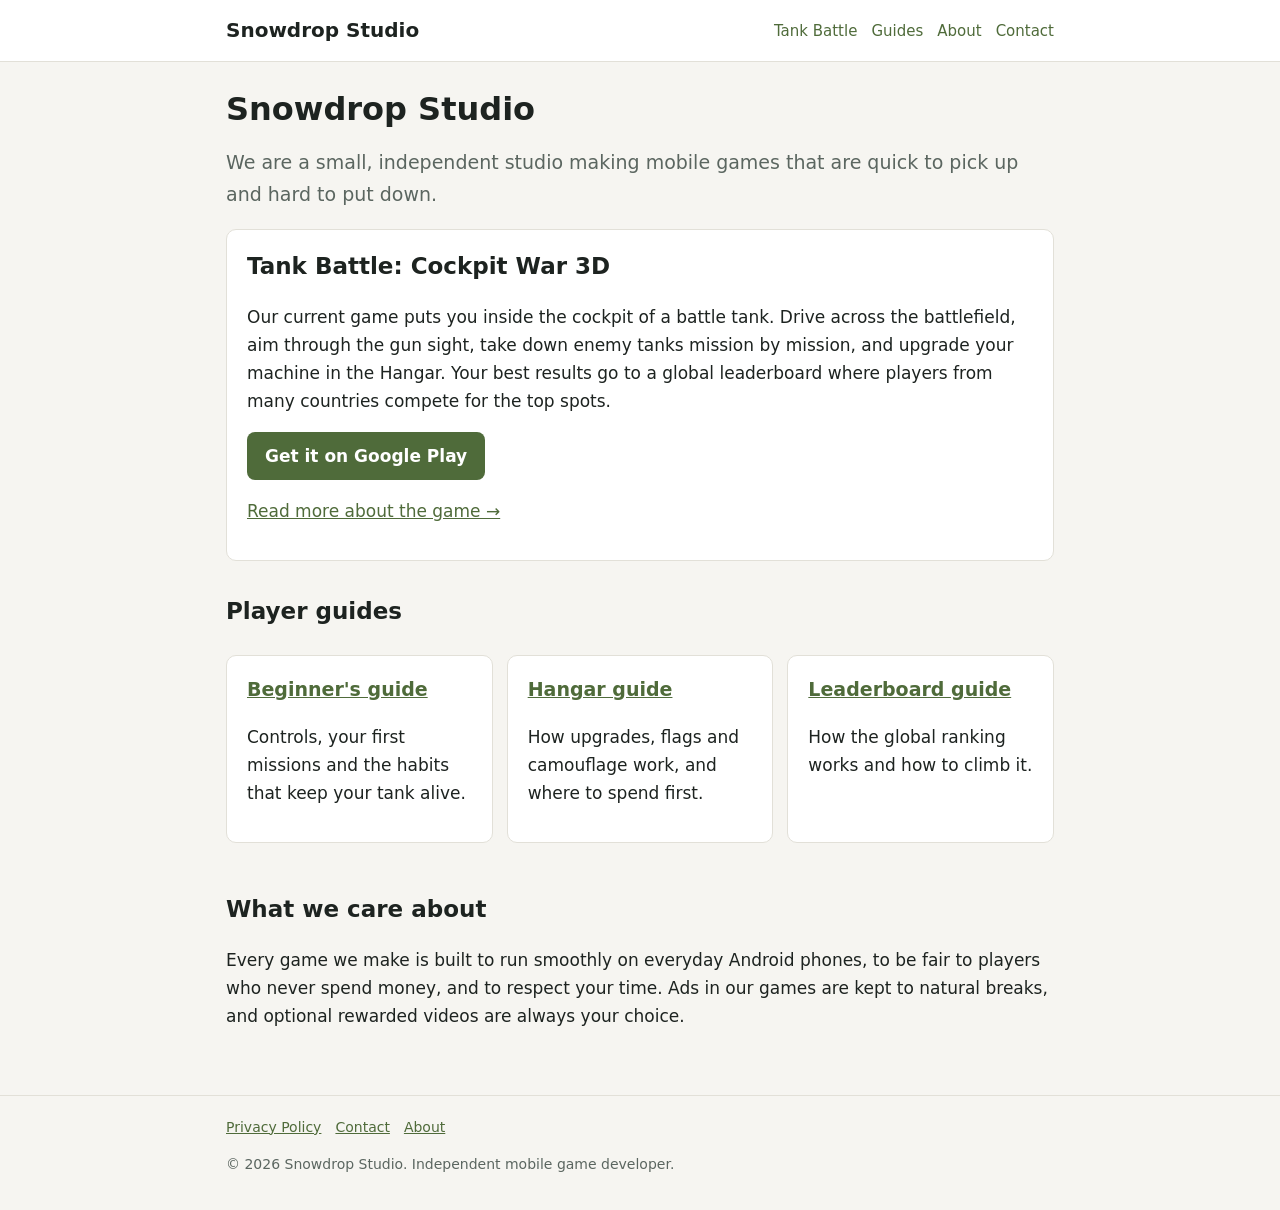
<file: index.html>
<!doctype html>
<html lang="en">
<head>
<meta charset="utf-8">
<meta name="viewport" content="width=device-width, initial-scale=1">
<title>Snowdrop Studio – Mobile Games</title>
<meta name="description" content="Snowdrop Studio is an independent developer of mobile games, including Tank Battle: Cockpit War 3D for Android.">
<meta name="google-adsense-account" content="ca-pub-9805699062915180">
<script async src="https://pagead2.googlesyndication.com/pagead/js/adsbygoogle.js?client=ca-pub-9805699062915180" crossorigin="anonymous"></script>
<link rel="stylesheet" href="style.css">
</head>
<body>
<header><div class="wrap bar">
<a class="brand" href="index.html">Snowdrop Studio</a>
<nav><a href="tank-battle.html">Tank Battle</a><a href="guides.html">Guides</a><a href="about.html">About</a><a href="contact.html">Contact</a></nav>
</div></header>
<main><div class="wrap">
<h1>Snowdrop Studio</h1>
<p class="lead">We are a small, independent studio making mobile games that are quick to pick up and hard to put down.</p>

<div class="card">
<h2 style="margin-top:0">Tank Battle: Cockpit War 3D</h2>
<p>Our current game puts you inside the cockpit of a battle tank. Drive across the battlefield, aim through the gun sight, take down enemy tanks mission by mission, and upgrade your machine in the Hangar. Your best results go to a global leaderboard where players from many countries compete for the top spots.</p>
<p><a class="cta" href="https://play.google.com/store/apps/details?id=com.snowdropstudio.tankbattle">Get it on Google Play</a></p>
<p><a href="tank-battle.html">Read more about the game &rarr;</a></p>
</div>

<h2>Player guides</h2>
<div class="grid">
<div class="card"><h3 style="margin-top:0"><a href="guide-beginners.html">Beginner's guide</a></h3><p>Controls, your first missions and the habits that keep your tank alive.</p></div>
<div class="card"><h3 style="margin-top:0"><a href="guide-hangar.html">Hangar guide</a></h3><p>How upgrades, flags and camouflage work, and where to spend first.</p></div>
<div class="card"><h3 style="margin-top:0"><a href="guide-leaderboard.html">Leaderboard guide</a></h3><p>How the global ranking works and how to climb it.</p></div>
</div>

<h2>What we care about</h2>
<p>Every game we make is built to run smoothly on everyday Android phones, to be fair to players who never spend money, and to respect your time. Ads in our games are kept to natural breaks, and optional rewarded videos are always your choice.</p>
</div></main>
<footer><div class="wrap">
<a href="privacy.html">Privacy Policy</a><a href="contact.html">Contact</a><a href="about.html">About</a>
<p>&copy; 2026 Snowdrop Studio. Independent mobile game developer.</p>
</div></footer>
</body>
</html>
</file>
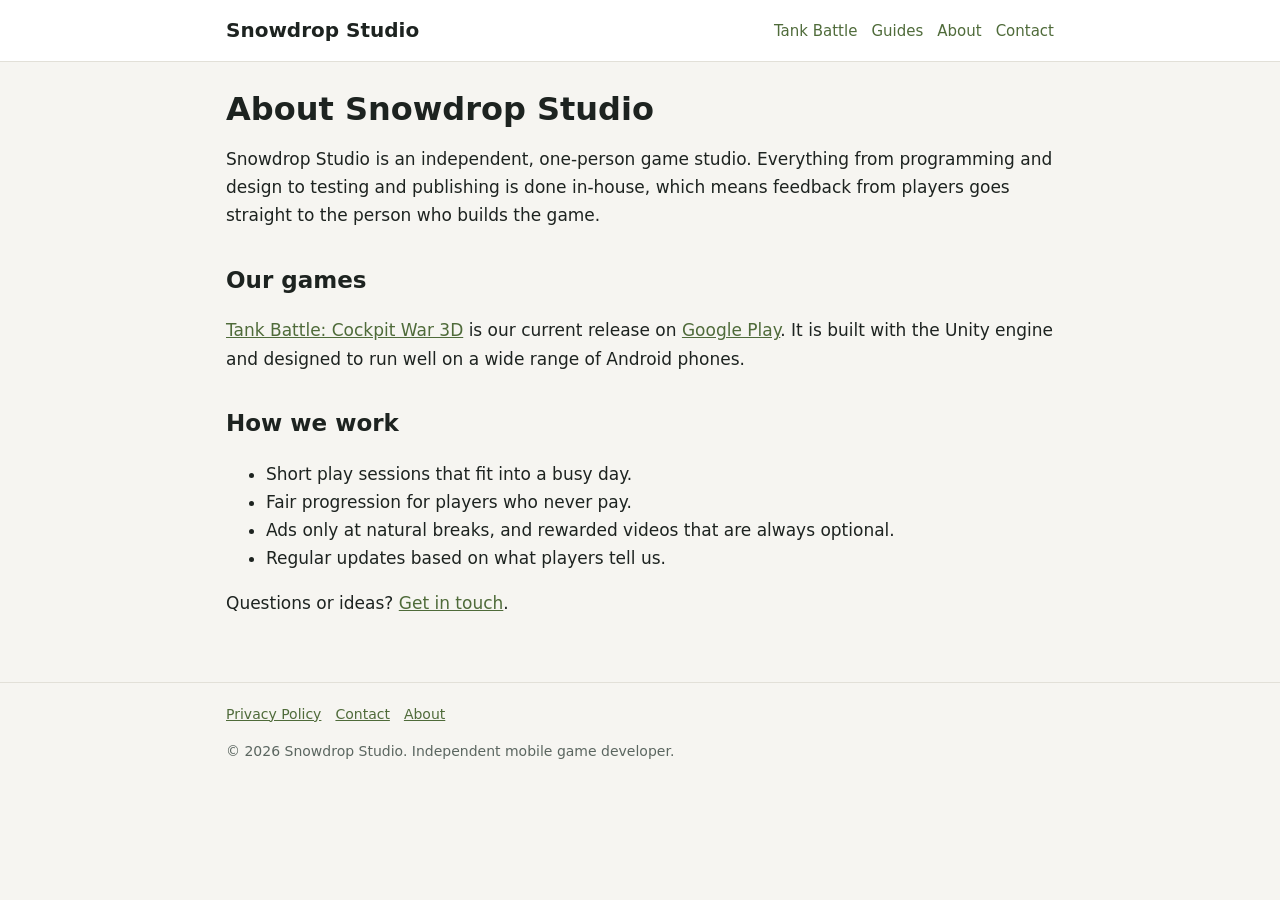
<file: about.html>
<!doctype html>
<html lang="en">
<head>
<meta charset="utf-8">
<meta name="viewport" content="width=device-width, initial-scale=1">
<title>About – Snowdrop Studio</title>
<meta name="description" content="About Snowdrop Studio, an independent mobile game developer.">
<meta name="google-adsense-account" content="ca-pub-9805699062915180">
<script async src="https://pagead2.googlesyndication.com/pagead/js/adsbygoogle.js?client=ca-pub-9805699062915180" crossorigin="anonymous"></script>
<link rel="stylesheet" href="style.css">
</head>
<body>
<header><div class="wrap bar">
<a class="brand" href="index.html">Snowdrop Studio</a>
<nav><a href="tank-battle.html">Tank Battle</a><a href="guides.html">Guides</a><a href="about.html">About</a><a href="contact.html">Contact</a></nav>
</div></header>
<main><div class="wrap">
<h1>About Snowdrop Studio</h1>
<p>Snowdrop Studio is an independent, one-person game studio. Everything from programming and design to testing and publishing is done in-house, which means feedback from players goes straight to the person who builds the game.</p>
<h2>Our games</h2>
<p><a href="tank-battle.html">Tank Battle: Cockpit War 3D</a> is our current release on <a href="https://play.google.com/store/apps/details?id=com.snowdropstudio.tankbattle">Google Play</a>. It is built with the Unity engine and designed to run well on a wide range of Android phones.</p>
<h2>How we work</h2>
<ul>
<li>Short play sessions that fit into a busy day.</li>
<li>Fair progression for players who never pay.</li>
<li>Ads only at natural breaks, and rewarded videos that are always optional.</li>
<li>Regular updates based on what players tell us.</li>
</ul>
<p>Questions or ideas? <a href="contact.html">Get in touch</a>.</p>
</div></main>
<footer><div class="wrap">
<a href="privacy.html">Privacy Policy</a><a href="contact.html">Contact</a><a href="about.html">About</a>
<p>&copy; 2026 Snowdrop Studio. Independent mobile game developer.</p>
</div></footer>
</body>
</html>
</file>
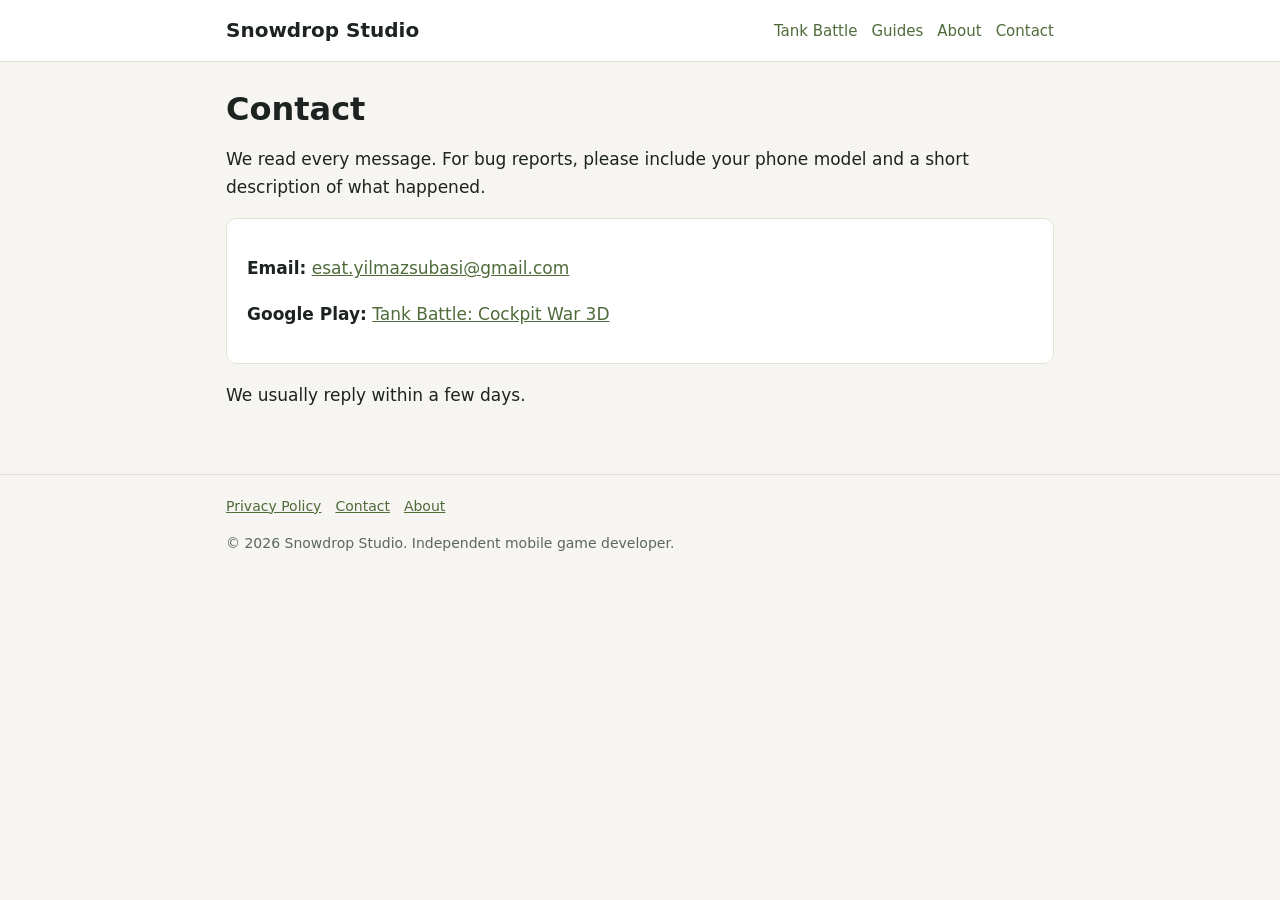
<file: contact.html>
<!doctype html>
<html lang="en">
<head>
<meta charset="utf-8">
<meta name="viewport" content="width=device-width, initial-scale=1">
<title>Contact – Snowdrop Studio</title>
<meta name="description" content="Contact Snowdrop Studio.">
<meta name="google-adsense-account" content="ca-pub-9805699062915180">
<script async src="https://pagead2.googlesyndication.com/pagead/js/adsbygoogle.js?client=ca-pub-9805699062915180" crossorigin="anonymous"></script>
<link rel="stylesheet" href="style.css">
</head>
<body>
<header><div class="wrap bar">
<a class="brand" href="index.html">Snowdrop Studio</a>
<nav><a href="tank-battle.html">Tank Battle</a><a href="guides.html">Guides</a><a href="about.html">About</a><a href="contact.html">Contact</a></nav>
</div></header>
<main><div class="wrap">
<h1>Contact</h1>
<p>We read every message. For bug reports, please include your phone model and a short description of what happened.</p>
<div class="card">
<p><strong>Email:</strong> <a href="mailto:esat.yilmazsubasi@gmail.com">esat.yilmazsubasi@gmail.com</a></p>
<p><strong>Google Play:</strong> <a href="https://play.google.com/store/apps/details?id=com.snowdropstudio.tankbattle">Tank Battle: Cockpit War 3D</a></p>
</div>
<p>We usually reply within a few days.</p>
</div></main>
<footer><div class="wrap">
<a href="privacy.html">Privacy Policy</a><a href="contact.html">Contact</a><a href="about.html">About</a>
<p>&copy; 2026 Snowdrop Studio. Independent mobile game developer.</p>
</div></footer>
</body>
</html>
</file>
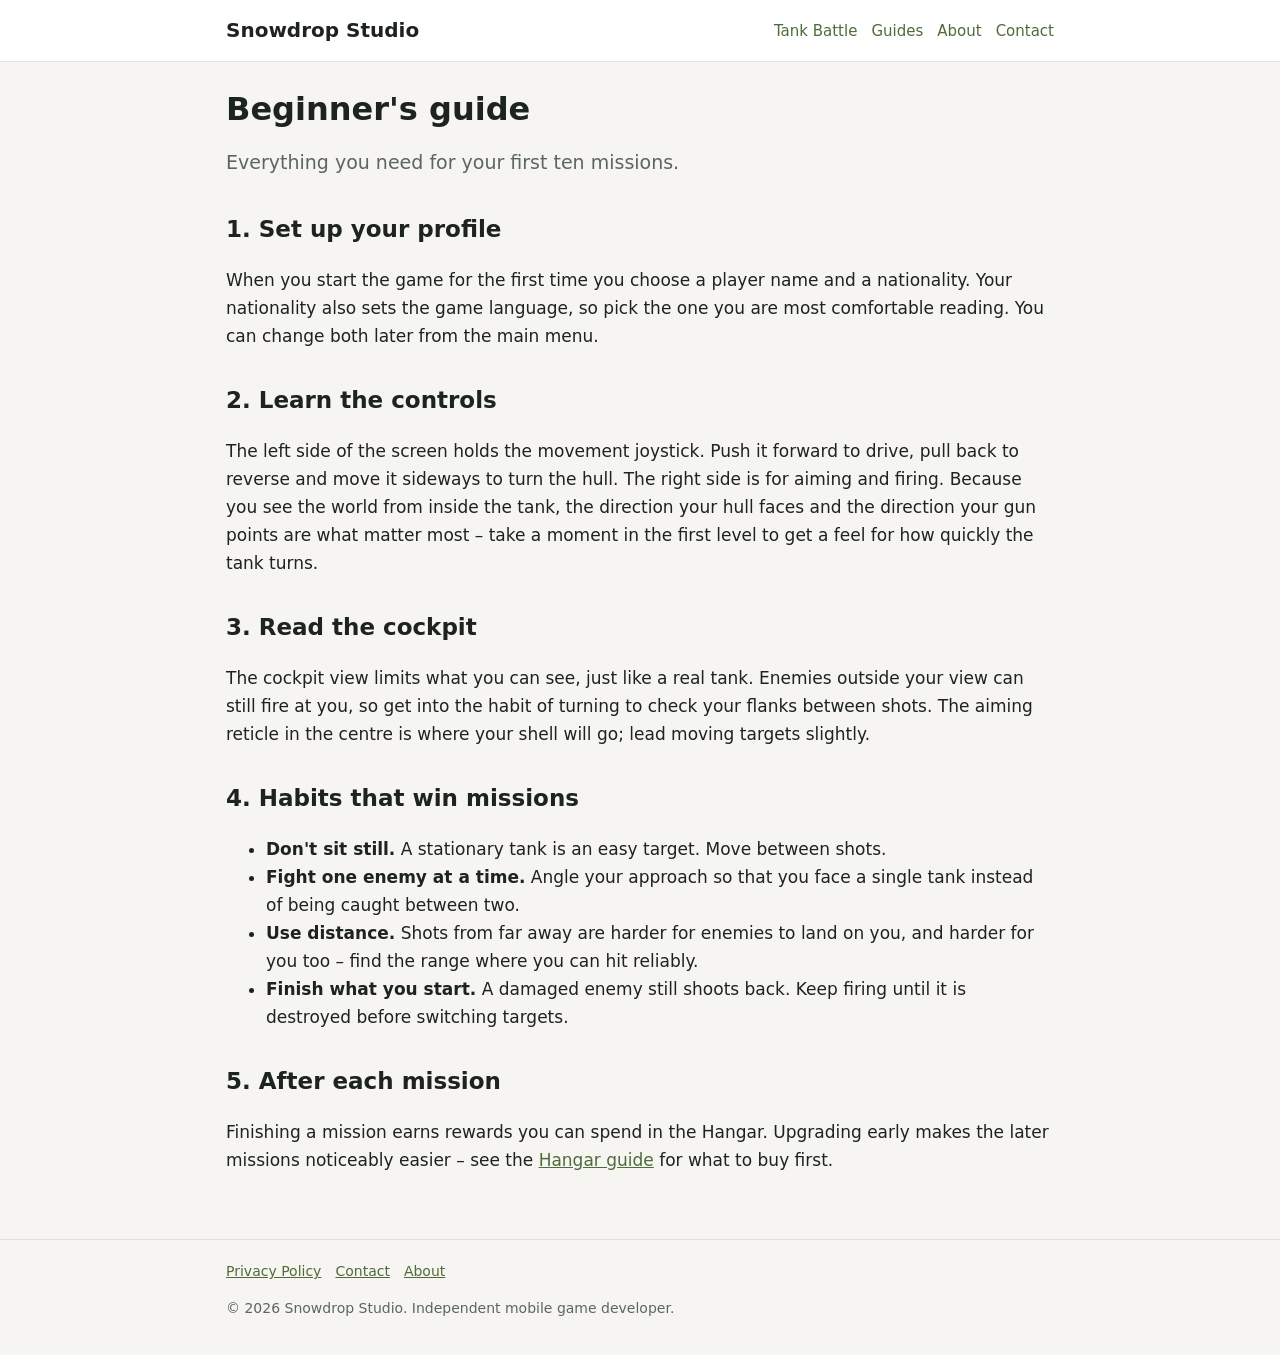
<file: guide-beginners.html>
<!doctype html>
<html lang="en">
<head>
<meta charset="utf-8">
<meta name="viewport" content="width=device-width, initial-scale=1">
<title>Beginner's Guide – Tank Battle: Cockpit War 3D</title>
<meta name="description" content="Controls and beginner tips for Tank Battle: Cockpit War 3D.">
<meta name="google-adsense-account" content="ca-pub-9805699062915180">
<script async src="https://pagead2.googlesyndication.com/pagead/js/adsbygoogle.js?client=ca-pub-9805699062915180" crossorigin="anonymous"></script>
<link rel="stylesheet" href="style.css">
</head>
<body>
<header><div class="wrap bar">
<a class="brand" href="index.html">Snowdrop Studio</a>
<nav><a href="tank-battle.html">Tank Battle</a><a href="guides.html">Guides</a><a href="about.html">About</a><a href="contact.html">Contact</a></nav>
</div></header>
<main><div class="wrap">
<h1>Beginner's guide</h1>
<p class="lead">Everything you need for your first ten missions.</p>

<h2>1. Set up your profile</h2>
<p>When you start the game for the first time you choose a player name and a nationality. Your nationality also sets the game language, so pick the one you are most comfortable reading. You can change both later from the main menu.</p>

<h2>2. Learn the controls</h2>
<p>The left side of the screen holds the movement joystick. Push it forward to drive, pull back to reverse and move it sideways to turn the hull. The right side is for aiming and firing. Because you see the world from inside the tank, the direction your hull faces and the direction your gun points are what matter most – take a moment in the first level to get a feel for how quickly the tank turns.</p>

<h2>3. Read the cockpit</h2>
<p>The cockpit view limits what you can see, just like a real tank. Enemies outside your view can still fire at you, so get into the habit of turning to check your flanks between shots. The aiming reticle in the centre is where your shell will go; lead moving targets slightly.</p>

<h2>4. Habits that win missions</h2>
<ul>
<li><strong>Don't sit still.</strong> A stationary tank is an easy target. Move between shots.</li>
<li><strong>Fight one enemy at a time.</strong> Angle your approach so that you face a single tank instead of being caught between two.</li>
<li><strong>Use distance.</strong> Shots from far away are harder for enemies to land on you, and harder for you too – find the range where you can hit reliably.</li>
<li><strong>Finish what you start.</strong> A damaged enemy still shoots back. Keep firing until it is destroyed before switching targets.</li>
</ul>

<h2>5. After each mission</h2>
<p>Finishing a mission earns rewards you can spend in the Hangar. Upgrading early makes the later missions noticeably easier – see the <a href="guide-hangar.html">Hangar guide</a> for what to buy first.</p>
</div></main>
<footer><div class="wrap">
<a href="privacy.html">Privacy Policy</a><a href="contact.html">Contact</a><a href="about.html">About</a>
<p>&copy; 2026 Snowdrop Studio. Independent mobile game developer.</p>
</div></footer>
</body>
</html>
</file>
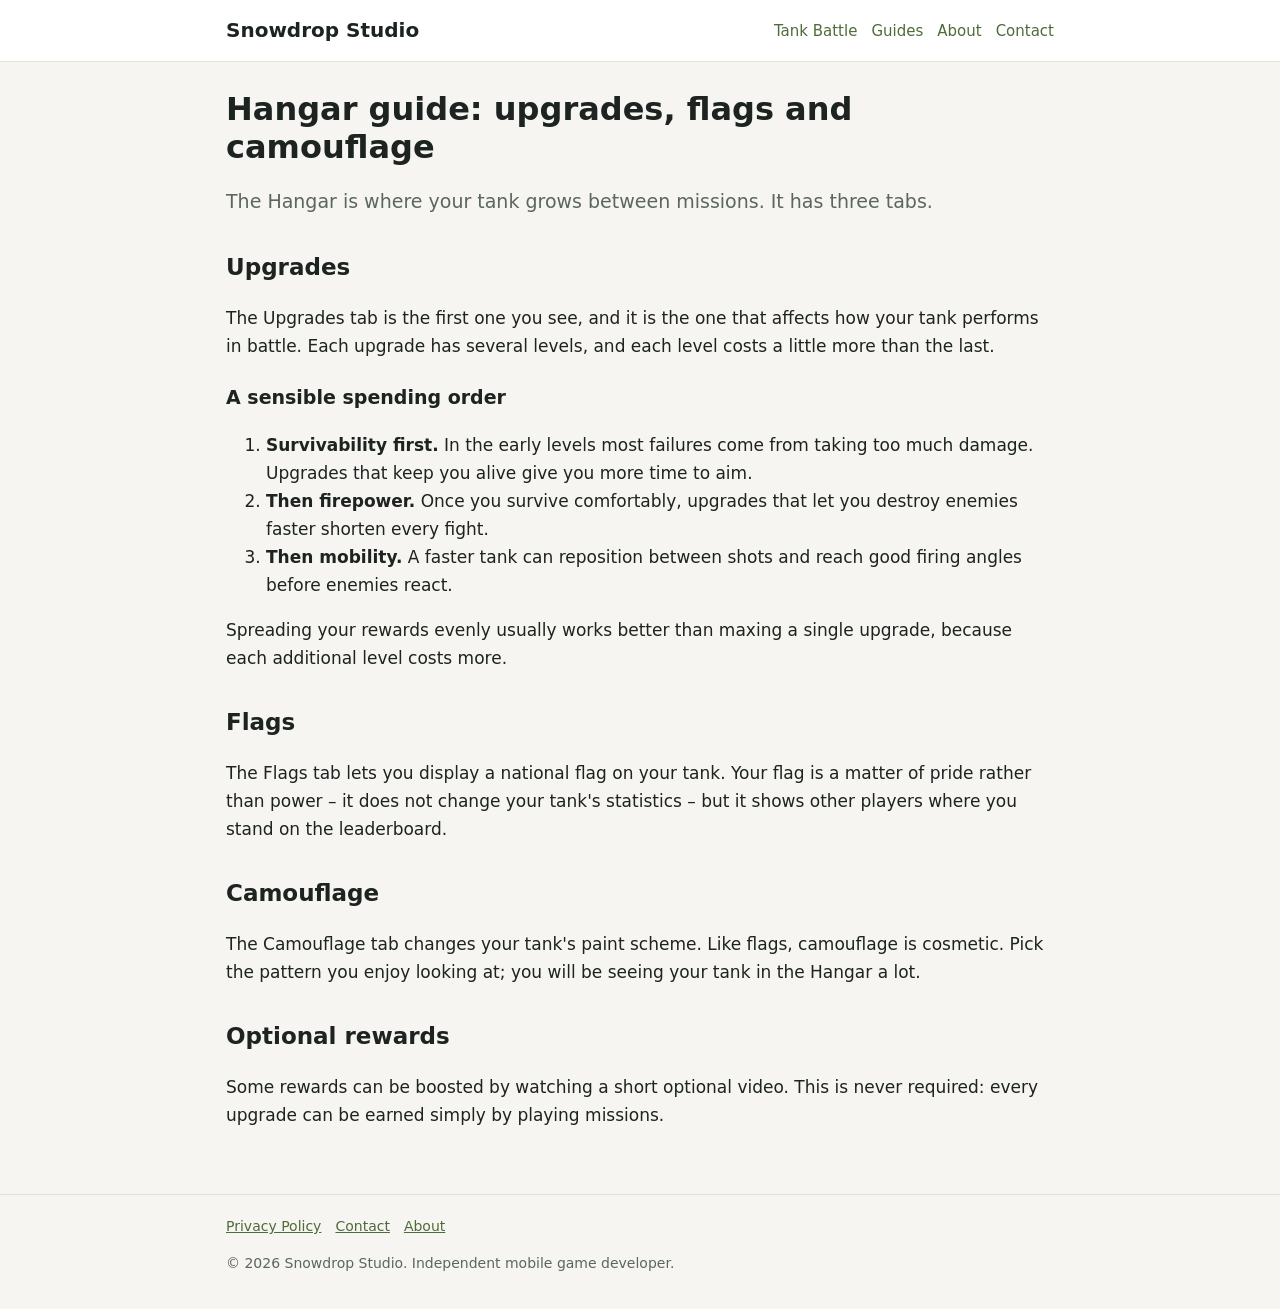
<file: guide-hangar.html>
<!doctype html>
<html lang="en">
<head>
<meta charset="utf-8">
<meta name="viewport" content="width=device-width, initial-scale=1">
<title>Hangar Guide – Tank Battle: Cockpit War 3D</title>
<meta name="description" content="How upgrades, flags and camouflage work in Tank Battle: Cockpit War 3D.">
<meta name="google-adsense-account" content="ca-pub-9805699062915180">
<script async src="https://pagead2.googlesyndication.com/pagead/js/adsbygoogle.js?client=ca-pub-9805699062915180" crossorigin="anonymous"></script>
<link rel="stylesheet" href="style.css">
</head>
<body>
<header><div class="wrap bar">
<a class="brand" href="index.html">Snowdrop Studio</a>
<nav><a href="tank-battle.html">Tank Battle</a><a href="guides.html">Guides</a><a href="about.html">About</a><a href="contact.html">Contact</a></nav>
</div></header>
<main><div class="wrap">
<h1>Hangar guide: upgrades, flags and camouflage</h1>
<p class="lead">The Hangar is where your tank grows between missions. It has three tabs.</p>

<h2>Upgrades</h2>
<p>The Upgrades tab is the first one you see, and it is the one that affects how your tank performs in battle. Each upgrade has several levels, and each level costs a little more than the last.</p>
<h3>A sensible spending order</h3>
<ol>
<li><strong>Survivability first.</strong> In the early levels most failures come from taking too much damage. Upgrades that keep you alive give you more time to aim.</li>
<li><strong>Then firepower.</strong> Once you survive comfortably, upgrades that let you destroy enemies faster shorten every fight.</li>
<li><strong>Then mobility.</strong> A faster tank can reposition between shots and reach good firing angles before enemies react.</li>
</ol>
<p>Spreading your rewards evenly usually works better than maxing a single upgrade, because each additional level costs more.</p>

<h2>Flags</h2>
<p>The Flags tab lets you display a national flag on your tank. Your flag is a matter of pride rather than power – it does not change your tank's statistics – but it shows other players where you stand on the leaderboard.</p>

<h2>Camouflage</h2>
<p>The Camouflage tab changes your tank's paint scheme. Like flags, camouflage is cosmetic. Pick the pattern you enjoy looking at; you will be seeing your tank in the Hangar a lot.</p>

<h2>Optional rewards</h2>
<p>Some rewards can be boosted by watching a short optional video. This is never required: every upgrade can be earned simply by playing missions.</p>
</div></main>
<footer><div class="wrap">
<a href="privacy.html">Privacy Policy</a><a href="contact.html">Contact</a><a href="about.html">About</a>
<p>&copy; 2026 Snowdrop Studio. Independent mobile game developer.</p>
</div></footer>
</body>
</html>
</file>
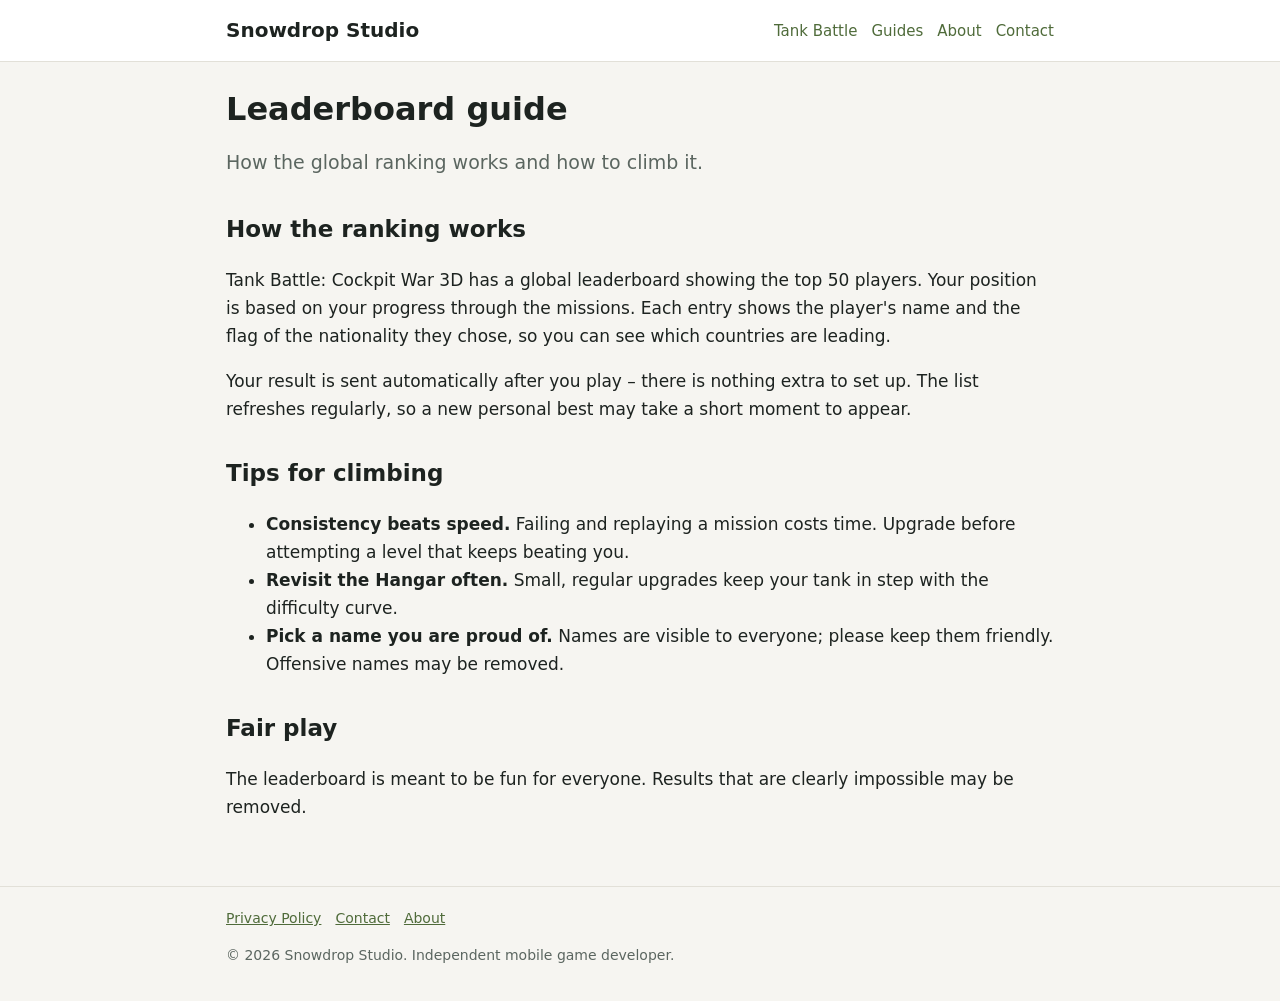
<file: guide-leaderboard.html>
<!doctype html>
<html lang="en">
<head>
<meta charset="utf-8">
<meta name="viewport" content="width=device-width, initial-scale=1">
<title>Leaderboard Guide – Tank Battle: Cockpit War 3D</title>
<meta name="description" content="How the global leaderboard works in Tank Battle: Cockpit War 3D and how to climb it.">
<meta name="google-adsense-account" content="ca-pub-9805699062915180">
<script async src="https://pagead2.googlesyndication.com/pagead/js/adsbygoogle.js?client=ca-pub-9805699062915180" crossorigin="anonymous"></script>
<link rel="stylesheet" href="style.css">
</head>
<body>
<header><div class="wrap bar">
<a class="brand" href="index.html">Snowdrop Studio</a>
<nav><a href="tank-battle.html">Tank Battle</a><a href="guides.html">Guides</a><a href="about.html">About</a><a href="contact.html">Contact</a></nav>
</div></header>
<main><div class="wrap">
<h1>Leaderboard guide</h1>
<p class="lead">How the global ranking works and how to climb it.</p>

<h2>How the ranking works</h2>
<p>Tank Battle: Cockpit War 3D has a global leaderboard showing the top 50 players. Your position is based on your progress through the missions. Each entry shows the player's name and the flag of the nationality they chose, so you can see which countries are leading.</p>
<p>Your result is sent automatically after you play – there is nothing extra to set up. The list refreshes regularly, so a new personal best may take a short moment to appear.</p>

<h2>Tips for climbing</h2>
<ul>
<li><strong>Consistency beats speed.</strong> Failing and replaying a mission costs time. Upgrade before attempting a level that keeps beating you.</li>
<li><strong>Revisit the Hangar often.</strong> Small, regular upgrades keep your tank in step with the difficulty curve.</li>
<li><strong>Pick a name you are proud of.</strong> Names are visible to everyone; please keep them friendly. Offensive names may be removed.</li>
</ul>

<h2>Fair play</h2>
<p>The leaderboard is meant to be fun for everyone. Results that are clearly impossible may be removed.</p>
</div></main>
<footer><div class="wrap">
<a href="privacy.html">Privacy Policy</a><a href="contact.html">Contact</a><a href="about.html">About</a>
<p>&copy; 2026 Snowdrop Studio. Independent mobile game developer.</p>
</div></footer>
</body>
</html>
</file>
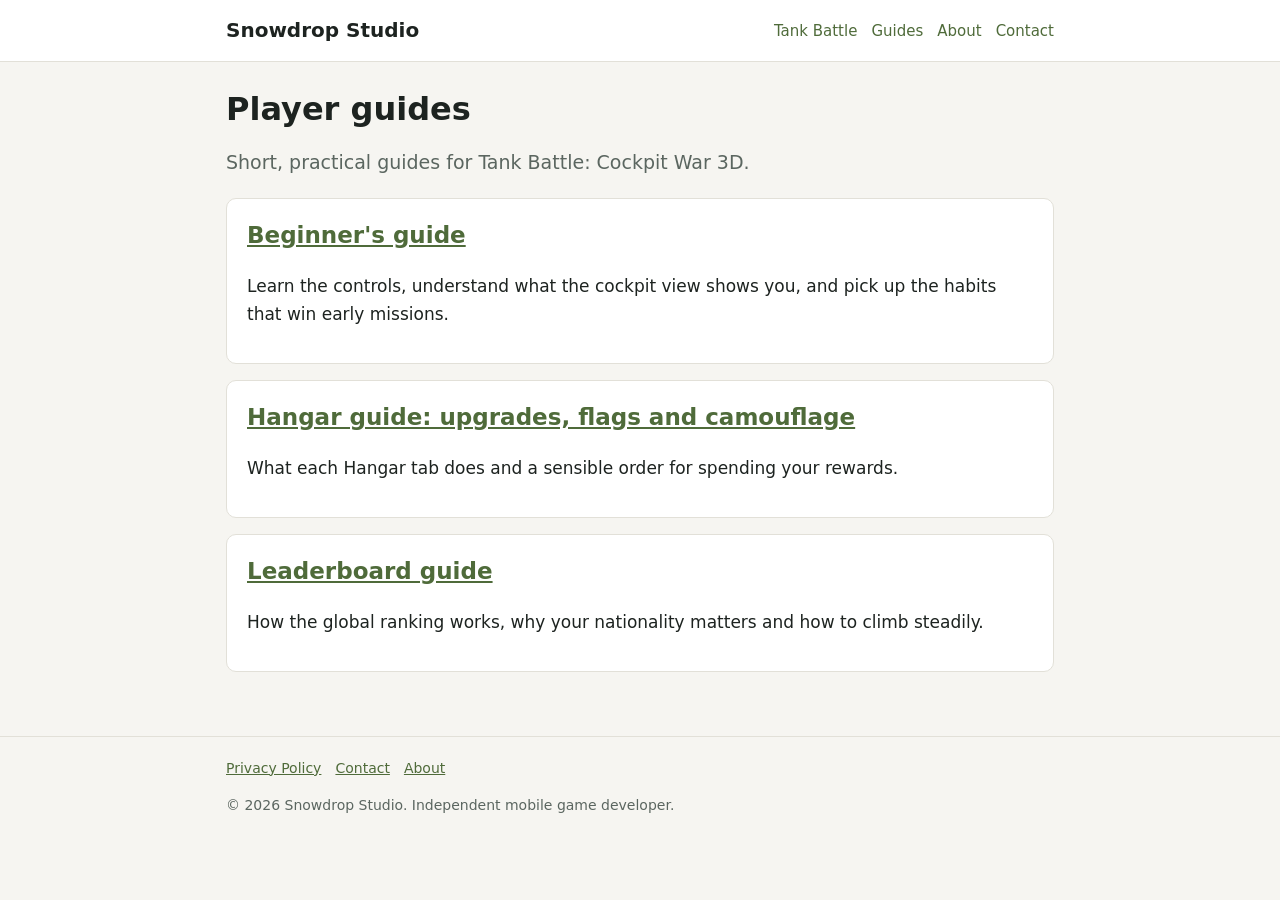
<file: guides.html>
<!doctype html>
<html lang="en">
<head>
<meta charset="utf-8">
<meta name="viewport" content="width=device-width, initial-scale=1">
<title>Player Guides – Snowdrop Studio</title>
<meta name="description" content="Guides for Tank Battle: Cockpit War 3D: beginner tips, hangar upgrades and leaderboard strategy.">
<meta name="google-adsense-account" content="ca-pub-9805699062915180">
<script async src="https://pagead2.googlesyndication.com/pagead/js/adsbygoogle.js?client=ca-pub-9805699062915180" crossorigin="anonymous"></script>
<link rel="stylesheet" href="style.css">
</head>
<body>
<header><div class="wrap bar">
<a class="brand" href="index.html">Snowdrop Studio</a>
<nav><a href="tank-battle.html">Tank Battle</a><a href="guides.html">Guides</a><a href="about.html">About</a><a href="contact.html">Contact</a></nav>
</div></header>
<main><div class="wrap">
<h1>Player guides</h1>
<p class="lead">Short, practical guides for Tank Battle: Cockpit War 3D.</p>
<div class="card"><h2 style="margin-top:0"><a href="guide-beginners.html">Beginner's guide</a></h2><p>Learn the controls, understand what the cockpit view shows you, and pick up the habits that win early missions.</p></div>
<div class="card"><h2 style="margin-top:0"><a href="guide-hangar.html">Hangar guide: upgrades, flags and camouflage</a></h2><p>What each Hangar tab does and a sensible order for spending your rewards.</p></div>
<div class="card"><h2 style="margin-top:0"><a href="guide-leaderboard.html">Leaderboard guide</a></h2><p>How the global ranking works, why your nationality matters and how to climb steadily.</p></div>
</div></main>
<footer><div class="wrap">
<a href="privacy.html">Privacy Policy</a><a href="contact.html">Contact</a><a href="about.html">About</a>
<p>&copy; 2026 Snowdrop Studio. Independent mobile game developer.</p>
</div></footer>
</body>
</html>
</file>
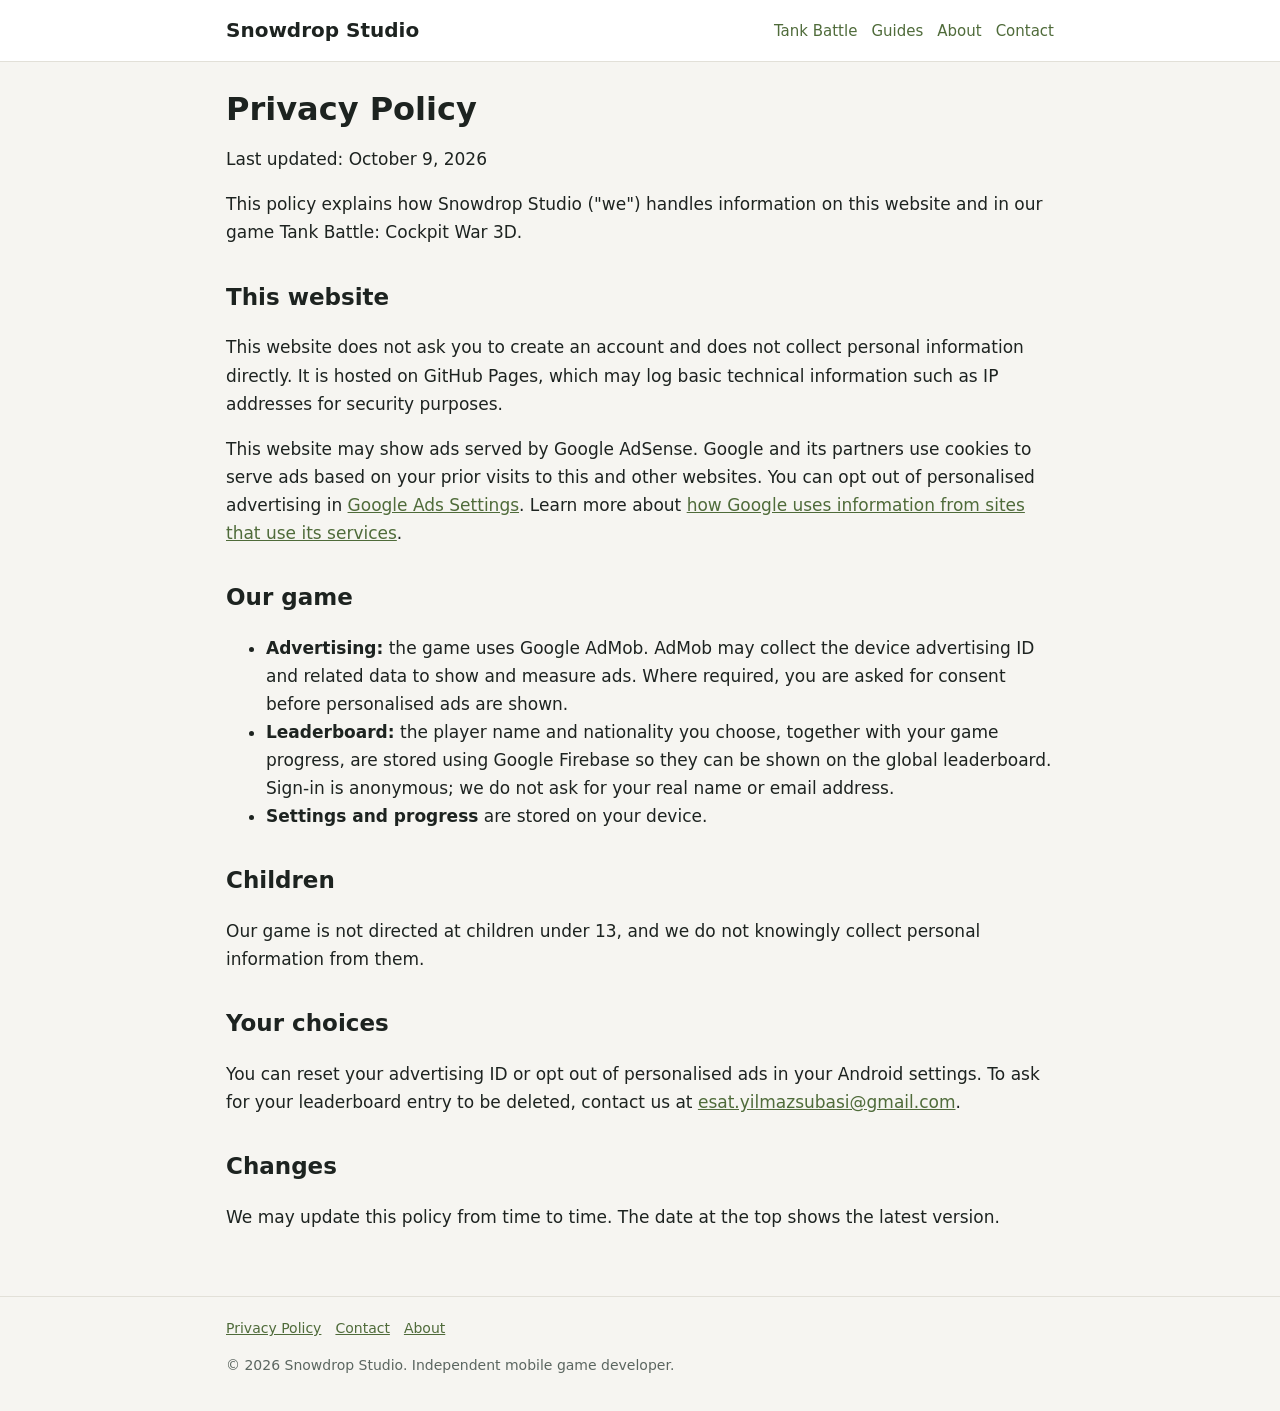
<file: privacy.html>
<!doctype html>
<html lang="en">
<head>
<meta charset="utf-8">
<meta name="viewport" content="width=device-width, initial-scale=1">
<title>Privacy Policy – Snowdrop Studio</title>
<meta name="description" content="Privacy policy for the Snowdrop Studio website and games.">
<meta name="google-adsense-account" content="ca-pub-9805699062915180">
<script async src="https://pagead2.googlesyndication.com/pagead/js/adsbygoogle.js?client=ca-pub-9805699062915180" crossorigin="anonymous"></script>
<link rel="stylesheet" href="style.css">
</head>
<body>
<header><div class="wrap bar">
<a class="brand" href="index.html">Snowdrop Studio</a>
<nav><a href="tank-battle.html">Tank Battle</a><a href="guides.html">Guides</a><a href="about.html">About</a><a href="contact.html">Contact</a></nav>
</div></header>
<main><div class="wrap">
<h1>Privacy Policy</h1>
<p>Last updated: October 9, 2026</p>
<p>This policy explains how Snowdrop Studio ("we") handles information on this website and in our game Tank Battle: Cockpit War 3D.</p>

<h2>This website</h2>
<p>This website does not ask you to create an account and does not collect personal information directly. It is hosted on GitHub Pages, which may log basic technical information such as IP addresses for security purposes.</p>
<p>This website may show ads served by Google AdSense. Google and its partners use cookies to serve ads based on your prior visits to this and other websites. You can opt out of personalised advertising in <a href="https://adssettings.google.com">Google Ads Settings</a>. Learn more about <a href="https://policies.google.com/technologies/partner-sites">how Google uses information from sites that use its services</a>.</p>

<h2>Our game</h2>
<ul>
<li><strong>Advertising:</strong> the game uses Google AdMob. AdMob may collect the device advertising ID and related data to show and measure ads. Where required, you are asked for consent before personalised ads are shown.</li>
<li><strong>Leaderboard:</strong> the player name and nationality you choose, together with your game progress, are stored using Google Firebase so they can be shown on the global leaderboard. Sign-in is anonymous; we do not ask for your real name or email address.</li>
<li><strong>Settings and progress</strong> are stored on your device.</li>
</ul>

<h2>Children</h2>
<p>Our game is not directed at children under 13, and we do not knowingly collect personal information from them.</p>

<h2>Your choices</h2>
<p>You can reset your advertising ID or opt out of personalised ads in your Android settings. To ask for your leaderboard entry to be deleted, contact us at <a href="mailto:esat.yilmazsubasi@gmail.com">esat.yilmazsubasi@gmail.com</a>.</p>

<h2>Changes</h2>
<p>We may update this policy from time to time. The date at the top shows the latest version.</p>
</div></main>
<footer><div class="wrap">
<a href="privacy.html">Privacy Policy</a><a href="contact.html">Contact</a><a href="about.html">About</a>
<p>&copy; 2026 Snowdrop Studio. Independent mobile game developer.</p>
</div></footer>
</body>
</html>
</file>
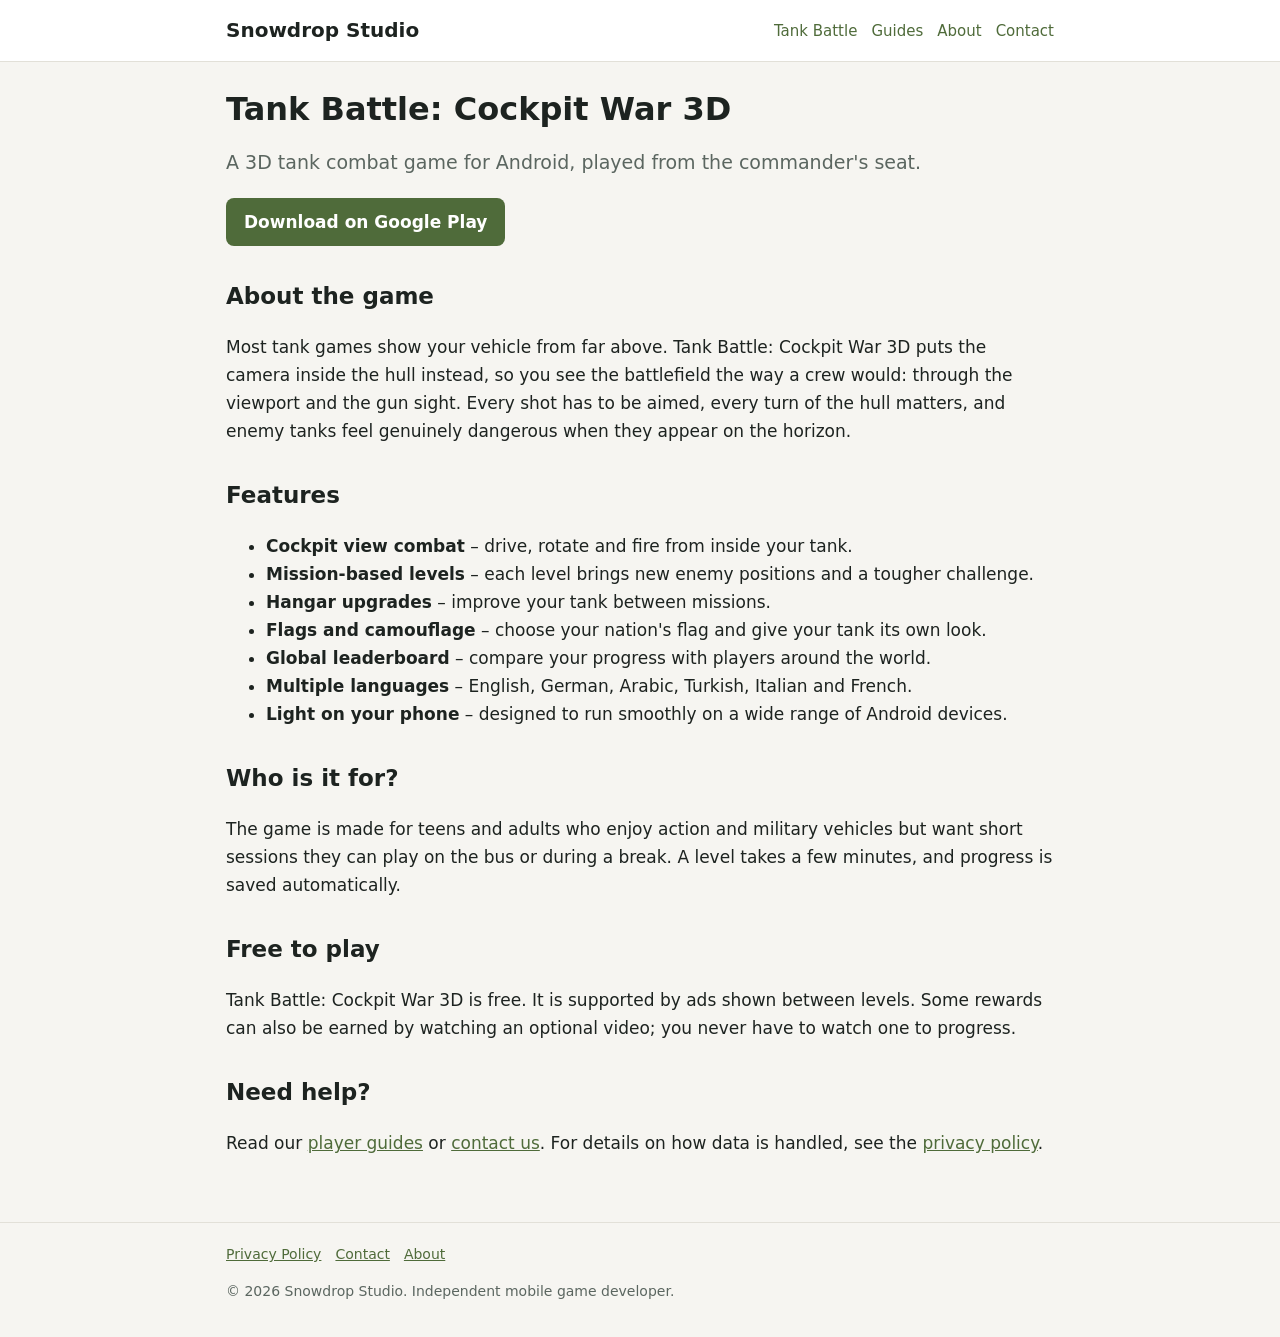
<file: tank-battle.html>
<!doctype html>
<html lang="en">
<head>
<meta charset="utf-8">
<meta name="viewport" content="width=device-width, initial-scale=1">
<title>Tank Battle: Cockpit War 3D – Snowdrop Studio</title>
<meta name="description" content="Tank Battle: Cockpit War 3D is a 3D cockpit-view tank combat game for Android with missions, upgrades and a global leaderboard.">
<meta name="google-adsense-account" content="ca-pub-9805699062915180">
<script async src="https://pagead2.googlesyndication.com/pagead/js/adsbygoogle.js?client=ca-pub-9805699062915180" crossorigin="anonymous"></script>
<link rel="stylesheet" href="style.css">
</head>
<body>
<header><div class="wrap bar">
<a class="brand" href="index.html">Snowdrop Studio</a>
<nav><a href="tank-battle.html">Tank Battle</a><a href="guides.html">Guides</a><a href="about.html">About</a><a href="contact.html">Contact</a></nav>
</div></header>
<main><div class="wrap">
<h1>Tank Battle: Cockpit War 3D</h1>
<p class="lead">A 3D tank combat game for Android, played from the commander's seat.</p>
<p><a class="cta" href="https://play.google.com/store/apps/details?id=com.snowdropstudio.tankbattle">Download on Google Play</a></p>

<h2>About the game</h2>
<p>Most tank games show your vehicle from far above. Tank Battle: Cockpit War 3D puts the camera inside the hull instead, so you see the battlefield the way a crew would: through the viewport and the gun sight. Every shot has to be aimed, every turn of the hull matters, and enemy tanks feel genuinely dangerous when they appear on the horizon.</p>

<h2>Features</h2>
<ul>
<li><strong>Cockpit view combat</strong> – drive, rotate and fire from inside your tank.</li>
<li><strong>Mission-based levels</strong> – each level brings new enemy positions and a tougher challenge.</li>
<li><strong>Hangar upgrades</strong> – improve your tank between missions.</li>
<li><strong>Flags and camouflage</strong> – choose your nation's flag and give your tank its own look.</li>
<li><strong>Global leaderboard</strong> – compare your progress with players around the world.</li>
<li><strong>Multiple languages</strong> – English, German, Arabic, Turkish, Italian and French.</li>
<li><strong>Light on your phone</strong> – designed to run smoothly on a wide range of Android devices.</li>
</ul>

<h2>Who is it for?</h2>
<p>The game is made for teens and adults who enjoy action and military vehicles but want short sessions they can play on the bus or during a break. A level takes a few minutes, and progress is saved automatically.</p>

<h2>Free to play</h2>
<p>Tank Battle: Cockpit War 3D is free. It is supported by ads shown between levels. Some rewards can also be earned by watching an optional video; you never have to watch one to progress.</p>

<h2>Need help?</h2>
<p>Read our <a href="guides.html">player guides</a> or <a href="contact.html">contact us</a>. For details on how data is handled, see the <a href="privacy.html">privacy policy</a>.</p>
</div></main>
<footer><div class="wrap">
<a href="privacy.html">Privacy Policy</a><a href="contact.html">Contact</a><a href="about.html">About</a>
<p>&copy; 2026 Snowdrop Studio. Independent mobile game developer.</p>
</div></footer>
</body>
</html>
</file>
<file: style.css>
:root{--bg:#f6f5f1;--card:#ffffff;--ink:#1d2320;--muted:#5b6660;--accent:#4f6b3a;--line:#e2e0d8}
@media (prefers-color-scheme:dark){:root{--bg:#141714;--card:#1c201c;--ink:#e9ece7;--muted:#a3ada6;--accent:#9cc27a;--line:#2c322c}}
*{box-sizing:border-box}
body{margin:0;background:var(--bg);color:var(--ink);font:17px/1.65 system-ui,-apple-system,"Segoe UI",Roboto,sans-serif}
a{color:var(--accent)}
header{border-bottom:1px solid var(--line);background:var(--card)}
.wrap{max-width:860px;margin:0 auto;padding:0 16px}
.bar{display:flex;flex-wrap:wrap;align-items:center;justify-content:space-between;gap:8px;padding:14px 16px}
.brand{font-weight:700;font-size:20px;text-decoration:none;color:var(--ink)}
nav a{margin-left:14px;text-decoration:none;font-size:15px}
nav a:first-child{margin-left:0}
main{padding:28px 0 48px}
h1{font-size:32px;line-height:1.2;margin:0 0 12px}
h2{font-size:23px;margin:32px 0 8px}
h3{font-size:19px;margin:22px 0 6px}
.lead{font-size:19px;color:var(--muted)}
.card{background:var(--card);border:1px solid var(--line);border-radius:10px;padding:18px 20px;margin:16px 0}
.cta{display:inline-block;background:var(--accent);color:#fff;padding:10px 18px;border-radius:8px;text-decoration:none;font-weight:600}
@media (prefers-color-scheme:dark){.cta{color:#141714}}
.grid{display:grid;grid-template-columns:repeat(auto-fit,minmax(230px,1fr));gap:14px}
footer{border-top:1px solid var(--line);padding:20px 0;color:var(--muted);font-size:14px}
footer a{margin-right:14px}
</file>
